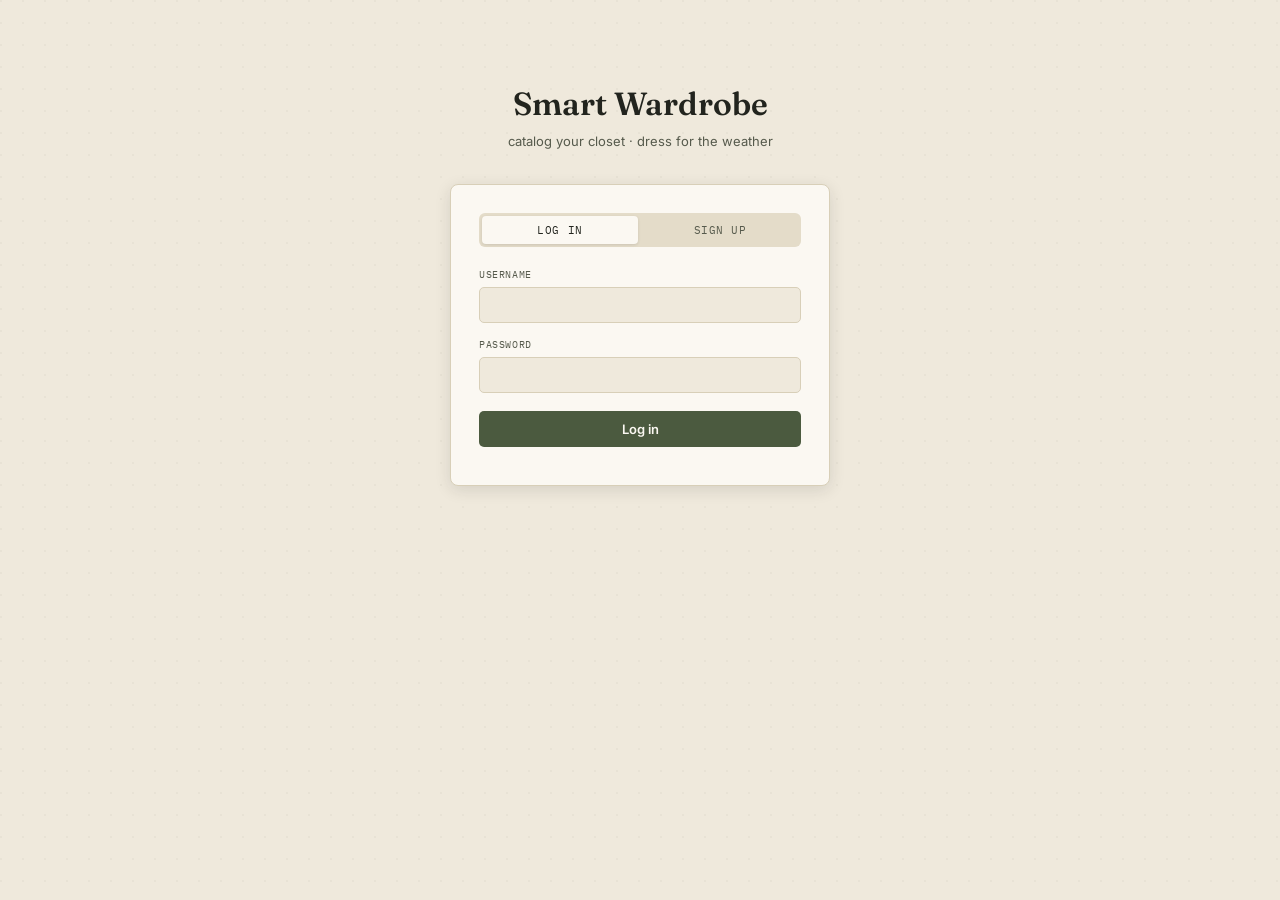
<file: frontend/index.html>
<!DOCTYPE html>
<html lang="en">
<head>
<meta charset="UTF-8">
<meta name="viewport" content="width=device-width, initial-scale=1.0">
<title>Smart Wardrobe</title>
<link rel="stylesheet" href="css/style.css">
</head>
<body>

<div id="toastContainer" class="toast-container"></div>

<div id="authScreen" class="auth-wrap">
  <h1>Smart Wardrobe</h1>
  <div class="tagline">catalog your closet · dress for the weather</div>
  <div class="auth-card">
    <div class="auth-toggle">
      <button id="showLoginBtn" class="active" onclick="setAuthMode('login')">Log in</button>
      <button id="showRegisterBtn" onclick="setAuthMode('register')">Sign up</button>
    </div>

    <div id="loginForm">
      <label>Username</label>
      <input id="loginUsername" autocomplete="username">
      <label>Password</label>
      <input id="loginPassword" type="password" autocomplete="current-password">
      <button class="btn btn-primary" onclick="handleLogin()">Log in</button>
    </div>

    <div id="registerForm" style="display:none;">
      <label>Username</label>
      <input id="regUsername" autocomplete="username">
      <label>Email</label>
      <input id="regEmail" type="email" autocomplete="email">
      <label>Password</label>
      <input id="regPassword" type="password" autocomplete="new-password">
      <button class="btn btn-primary" onclick="handleRegister()">Create account</button>
    </div>

    <div id="authError" class="form-error"></div>
  </div>
</div>

<div id="appShell" style="display:none;">
  <header class="app-header">
    <div class="wordmark">Smart Wardrobe <span class="stitch"></span></div>
    <nav class="tabs">
      <button class="tab-btn active" data-view="today" onclick="switchView('today')">Today</button>
      <button class="tab-btn" data-view="wardrobe" onclick="switchView('wardrobe')">Wardrobe</button>
      <button class="tab-btn" data-view="history" onclick="switchView('history')">History</button>
    </nav>
    <div class="user-chip">
      <span id="userLabel"></span>
      <button onclick="handleLogout()">Log out</button>
    </div>
  </header>

  <main>

    <!-- TODAY VIEW -->
    <section id="view-today" class="view active">
      <div class="section-eyebrow">What to wear</div>
      <h2 class="section-title">Today's outfit</h2>

      <div class="weather-strip">
        <select id="todayOccasion" class="occasion-select" onchange="loadSuggestion()">
          <option value="any">Any occasion</option>
          <option value="casual" selected>Casual</option>
          <option value="formal">Formal</option>
          <option value="work">Work</option>
          <option value="sport">Sport</option>
        </select>
        <button class="btn btn-ghost" onclick="useLocationAndSuggest()">📍 Use my location</button>
        <span id="weatherPill" class="weather-pill" style="display:none;"></span>
      </div>

      <div id="flatlay" class="flatlay"></div>

      <div class="mark-worn-bar">
        <button class="btn btn-primary" style="width:auto;" onclick="markTodayWorn()">Mark this outfit as worn today</button>
        <span id="markWornStatus" style="font-family:var(--mono); font-size:11px; color:var(--ink-soft);"></span>
      </div>
    </section>

    <!-- WARDROBE VIEW -->
    <section id="view-wardrobe" class="view">
      <div class="section-eyebrow">Your closet</div>
      <h2 class="section-title">Wardrobe</h2>

      <div class="add-item-card">
        <div class="section-eyebrow" style="margin-bottom:14px;">Add an item</div>
        <div class="form-grid">
          <div class="full">
            <label>Name</label>
            <input id="newItemName" placeholder="e.g. Blue denim jacket">
          </div>
          <div>
            <label>Category</label>
            <select id="newItemCategory">
              <option value="top">Top</option>
              <option value="bottom">Bottom</option>
              <option value="dress">Dress</option>
              <option value="outerwear">Outerwear</option>
              <option value="shoes">Shoes</option>
              <option value="accessory">Accessory</option>
            </select>
          </div>
          <div>
            <label>Color</label>
            <input id="newItemColor" placeholder="e.g. blue">
          </div>
          <div>
            <label>Season</label>
            <select id="newItemSeason">
              <option value="any">Any</option>
              <option value="hot">Hot</option>
              <option value="mild" selected>Mild</option>
              <option value="cold">Cold</option>
            </select>
          </div>
          <div>
            <label>Occasion</label>
            <select id="newItemOccasion">
              <option value="any">Any</option>
              <option value="casual" selected>Casual</option>
              <option value="formal">Formal</option>
              <option value="work">Work</option>
              <option value="sport">Sport</option>
            </select>
          </div>
          <div class="full">
            <label>Price paid (optional — for cost-per-wear)</label>
            <input id="newItemPrice" type="number" step="0.01" min="0" placeholder="e.g. 45.00">
          </div>
          <div class="full">
            <label>Photo (optional)</label>
            <div class="photo-input-row">
              <input id="newItemImage" type="file" accept="image/*" capture="environment" onchange="handleFileChosen(event)">
              <button type="button" class="btn btn-ghost" onclick="openCamera()">📷 Take photo</button>
            </div>
            <div id="cameraPanel" class="camera-panel" style="display:none;">
              <video id="cameraVideo" autoplay playsinline></video>
              <div class="camera-controls">
                <button type="button" class="btn btn-primary" style="width:auto;" onclick="capturePhoto()">Capture</button>
                <button type="button" class="btn btn-ghost" onclick="closeCamera()">Cancel</button>
              </div>
            </div>
            <canvas id="cameraCanvas" style="display:none;"></canvas>
            <div id="imagePreviewWrap" style="display:none;">
              <img id="imagePreview" class="image-preview" />
              <button type="button" class="btn btn-ghost" onclick="clearImageSelection()">Remove photo</button>
            </div>
          </div>
        </div>
        <button class="btn btn-primary" style="width:auto; margin-top:16px;" onclick="handleAddItem()">Add to wardrobe</button>
        <span id="addItemStatus" class="form-error"></span>
      </div>

      <div class="wardrobe-toolbar">
        <input id="wardrobeSearch" placeholder="Search your closet…" oninput="loadWardrobe()">
        <button id="leastWornToggle" class="btn btn-ghost" onclick="toggleLeastWorn()">💤 Show neglected items</button>
      </div>

      <div class="filter-chips" id="filterChips">
        <button class="chip active" data-cat="" onclick="setFilter('')">All</button>
        <button class="chip" data-cat="top" onclick="setFilter('top')">Tops</button>
        <button class="chip" data-cat="bottom" onclick="setFilter('bottom')">Bottoms</button>
        <button class="chip" data-cat="dress" onclick="setFilter('dress')">Dresses</button>
        <button class="chip" data-cat="outerwear" onclick="setFilter('outerwear')">Outerwear</button>
        <button class="chip" data-cat="shoes" onclick="setFilter('shoes')">Shoes</button>
        <button class="chip" data-cat="accessory" onclick="setFilter('accessory')">Accessories</button>
      </div>

      <div id="wardrobeGrid" class="wardrobe-grid"></div>
    </section>

    <!-- HISTORY VIEW -->
    <section id="view-history" class="view">
      <div class="section-eyebrow">The record</div>
      <h2 class="section-title">Wear history</h2>
      <div id="historyList" class="history-list"></div>
    </section>

  </main>
</div>

<script src="js/api.js"></script>
<script src="js/app.js"></script>
</body>
</html>
</file>
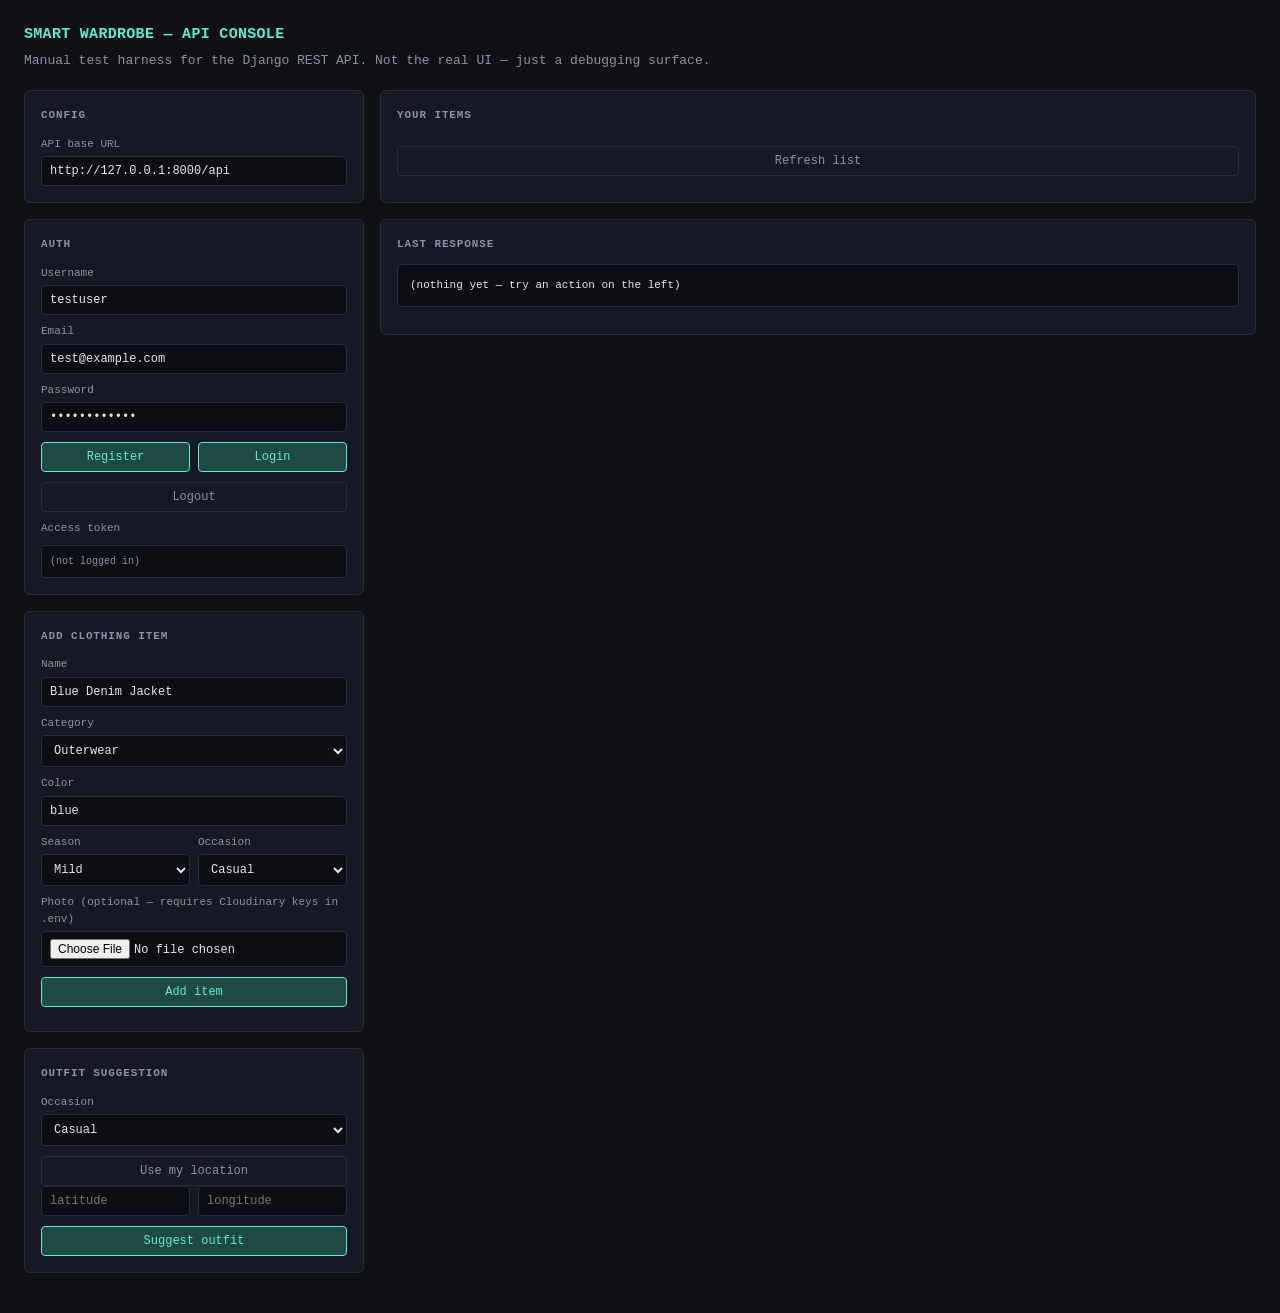
<file: frontend/api-console.html>
<!DOCTYPE html>
<html lang="en">
<head>
<meta charset="UTF-8">
<title>Smart Wardrobe — API Console</title>
<style>
  :root {
    --bg: #0f1115;
    --panel: #161923;
    --border: #262b3a;
    --text: #e4e6eb;
    --muted: #8b91a5;
    --accent: #5eead4;
    --accent-dim: #1f4a44;
    --error: #f87171;
    --ok: #4ade80;
    --mono: "SF Mono", "JetBrains Mono", ui-monospace, Menlo, monospace;
  }
  * { box-sizing: border-box; }
  body {
    background: var(--bg);
    color: var(--text);
    font-family: var(--mono);
    margin: 0;
    padding: 24px;
    font-size: 13px;
    line-height: 1.5;
  }
  h1 {
    font-size: 15px;
    font-weight: 600;
    letter-spacing: 0.02em;
    margin: 0 0 4px 0;
    color: var(--accent);
  }
  .subtitle { color: var(--muted); margin-bottom: 20px; }
  .layout {
    display: grid;
    grid-template-columns: 340px 1fr;
    gap: 16px;
    align-items: start;
  }
  .panel {
    background: var(--panel);
    border: 1px solid var(--border);
    border-radius: 6px;
    padding: 16px;
    margin-bottom: 16px;
  }
  .panel h2 {
    font-size: 11px;
    text-transform: uppercase;
    letter-spacing: 0.08em;
    color: var(--muted);
    margin: 0 0 12px 0;
  }
  label {
    display: block;
    font-size: 11px;
    color: var(--muted);
    margin: 8px 0 4px;
  }
  input, select {
    width: 100%;
    background: #0c0e13;
    border: 1px solid var(--border);
    color: var(--text);
    padding: 7px 8px;
    border-radius: 4px;
    font-family: var(--mono);
    font-size: 12px;
  }
  input:focus, select:focus { outline: 1px solid var(--accent); }
  button {
    background: var(--accent-dim);
    color: var(--accent);
    border: 1px solid var(--accent);
    padding: 7px 12px;
    border-radius: 4px;
    font-family: var(--mono);
    font-size: 12px;
    cursor: pointer;
    margin-top: 10px;
    width: 100%;
  }
  button:hover { background: var(--accent); color: #0c0e13; }
  button.secondary {
    background: transparent;
    color: var(--muted);
    border-color: var(--border);
  }
  button.secondary:hover { background: var(--border); color: var(--text); }
  .status-line {
    font-size: 11px;
    margin-top: 8px;
    word-break: break-all;
  }
  .status-line.ok { color: var(--ok); }
  .status-line.error { color: var(--error); }
  .token-box {
    background: #0c0e13;
    border: 1px solid var(--border);
    border-radius: 4px;
    padding: 8px;
    font-size: 10px;
    color: var(--muted);
    word-break: break-all;
    margin-top: 8px;
    max-height: 60px;
    overflow-y: auto;
  }
  pre {
    background: #0c0e13;
    border: 1px solid var(--border);
    border-radius: 4px;
    padding: 12px;
    font-size: 11px;
    overflow-x: auto;
    white-space: pre-wrap;
    word-break: break-all;
    max-height: 500px;
    overflow-y: auto;
  }
  .items-grid {
    display: grid;
    grid-template-columns: repeat(auto-fill, minmax(140px, 1fr));
    gap: 10px;
    margin-top: 10px;
  }
  .item-card {
    background: #0c0e13;
    border: 1px solid var(--border);
    border-radius: 4px;
    padding: 8px;
    font-size: 11px;
  }
  .item-card .name { color: var(--accent); font-weight: 600; }
  .item-card .meta { color: var(--muted); margin-top: 4px; }
  .item-card button {
    margin-top: 6px;
    padding: 4px;
    font-size: 10px;
    background: transparent;
    border-color: var(--error);
    color: var(--error);
  }
  .item-card button:hover { background: var(--error); color: #0c0e13; }
  .row { display: flex; gap: 8px; }
  .row > * { flex: 1; }
</style>
</head>
<body>

<h1>SMART WARDROBE — API CONSOLE</h1>
<div class="subtitle">Manual test harness for the Django REST API. Not the real UI — just a debugging surface.</div>

<div class="layout">
  <div>
    <div class="panel">
      <h2>Config</h2>
      <label>API base URL</label>
      <input id="apiBase" value="http://127.0.0.1:8000/api" />
    </div>

    <div class="panel">
      <h2>Auth</h2>
      <label>Username</label>
      <input id="authUsername" value="testuser" />
      <label>Email</label>
      <input id="authEmail" value="test@example.com" />
      <label>Password</label>
      <input id="authPassword" type="password" value="TestPass123!" />
      <div class="row">
        <button onclick="register()">Register</button>
        <button onclick="login()">Login</button>
      </div>
      <button class="secondary" onclick="logout()">Logout</button>
      <div id="authStatus" class="status-line"></div>
      <label>Access token</label>
      <div id="tokenBox" class="token-box">(not logged in)</div>
    </div>

    <div class="panel">
      <h2>Add clothing item</h2>
      <label>Name</label>
      <input id="itemName" value="Blue Denim Jacket" />
      <label>Category</label>
      <select id="itemCategory">
        <option value="top">Top</option>
        <option value="bottom">Bottom</option>
        <option value="dress">Dress</option>
        <option value="outerwear" selected>Outerwear</option>
        <option value="shoes">Shoes</option>
        <option value="accessory">Accessory</option>
      </select>
      <label>Color</label>
      <input id="itemColor" value="blue" />
      <div class="row">
        <div>
          <label>Season</label>
          <select id="itemSeason">
            <option value="any">Any</option>
            <option value="hot">Hot</option>
            <option value="mild" selected>Mild</option>
            <option value="cold">Cold</option>
          </select>
        </div>
        <div>
          <label>Occasion</label>
          <select id="itemOccasion">
            <option value="any">Any</option>
            <option value="casual" selected>Casual</option>
            <option value="formal">Formal</option>
            <option value="work">Work</option>
            <option value="sport">Sport</option>
          </select>
        </div>
      </div>
      <label>Photo (optional — requires Cloudinary keys in .env)</label>
      <input id="itemImage" type="file" accept="image/*" />
      <button onclick="createItem()">Add item</button>
      <div id="itemStatus" class="status-line"></div>
    </div>

    <div class="panel">
      <h2>Outfit suggestion</h2>
      <label>Occasion</label>
      <select id="suggestOccasion">
        <option value="any">Any</option>
        <option value="casual" selected>Casual</option>
        <option value="formal">Formal</option>
        <option value="work">Work</option>
        <option value="sport">Sport</option>
      </select>
      <button onclick="useLocation()" class="secondary">Use my location</button>
      <div class="row">
        <input id="suggestLat" placeholder="latitude" />
        <input id="suggestLon" placeholder="longitude" />
      </div>
      <button onclick="suggestOutfit()">Suggest outfit</button>
    </div>
  </div>

  <div>
    <div class="panel">
      <h2>Your items</h2>
      <button class="secondary" onclick="listItems()">Refresh list</button>
      <div id="itemsGrid" class="items-grid"></div>
    </div>

    <div class="panel">
      <h2>Last response</h2>
      <pre id="output">(nothing yet — try an action on the left)</pre>
    </div>
  </div>
</div>

<script>
let accessToken = null;
let refreshToken = null;

function apiBase() { return document.getElementById('apiBase').value.replace(/\/$/, ''); }

function showOutput(data) {
  document.getElementById('output').textContent = JSON.stringify(data, null, 2);
}

function setStatus(elId, message, isError) {
  const el = document.getElementById(elId);
  el.textContent = message;
  el.className = 'status-line ' + (isError ? 'error' : 'ok');
}

async function apiFetch(path, options = {}) {
  const headers = options.headers || {};
  if (accessToken && !options.noAuth) {
    headers['Authorization'] = 'Bearer ' + accessToken;
  }
  const res = await fetch(apiBase() + path, { ...options, headers });
  let data;
  try { data = await res.json(); } catch { data = null; }
  showOutput({ status: res.status, body: data });
  if (!res.ok) throw { status: res.status, data };
  return data;
}

async function register() {
  try {
    const body = JSON.stringify({
      username: document.getElementById('authUsername').value,
      email: document.getElementById('authEmail').value,
      password: document.getElementById('authPassword').value,
    });
    await apiFetch('/auth/register/', {
      method: 'POST',
      headers: { 'Content-Type': 'application/json' },
      body,
      noAuth: true,
    });
    setStatus('authStatus', 'Registered. Now click Login.', false);
  } catch (err) {
    setStatus('authStatus', 'Register failed: ' + JSON.stringify(err.data), true);
  }
}

async function login() {
  try {
    const body = JSON.stringify({
      username: document.getElementById('authUsername').value,
      password: document.getElementById('authPassword').value,
    });
    const data = await apiFetch('/auth/login/', {
      method: 'POST',
      headers: { 'Content-Type': 'application/json' },
      body,
      noAuth: true,
    });
    accessToken = data.access;
    refreshToken = data.refresh;
    document.getElementById('tokenBox').textContent = accessToken;
    setStatus('authStatus', 'Logged in.', false);
  } catch (err) {
    setStatus('authStatus', 'Login failed: ' + JSON.stringify(err.data), true);
  }
}

async function logout() {
  try {
    if (refreshToken) {
      await apiFetch('/auth/logout/', {
        method: 'POST',
        headers: { 'Content-Type': 'application/json' },
        body: JSON.stringify({ refresh: refreshToken }),
      });
    }
  } catch (e) {
    // even if blacklist call fails, clear local state
  }
  accessToken = null;
  refreshToken = null;
  document.getElementById('tokenBox').textContent = '(not logged in)';
  setStatus('authStatus', 'Logged out.', false);
}

async function createItem() {
  if (!accessToken) { setStatus('itemStatus', 'Log in first.', true); return; }
  try {
    const formData = new FormData();
    formData.append('name', document.getElementById('itemName').value);
    formData.append('category', document.getElementById('itemCategory').value);
    formData.append('color', document.getElementById('itemColor').value);
    formData.append('season', document.getElementById('itemSeason').value);
    formData.append('occasion', document.getElementById('itemOccasion').value);
    const fileInput = document.getElementById('itemImage');
    if (fileInput.files[0]) formData.append('image', fileInput.files[0]);

    await apiFetch('/items/', { method: 'POST', body: formData });
    setStatus('itemStatus', 'Item created.', false);
    listItems();
  } catch (err) {
    setStatus('itemStatus', 'Create failed: ' + JSON.stringify(err.data), true);
  }
}

async function listItems() {
  if (!accessToken) { setStatus('itemStatus', 'Log in first.', true); return; }
  try {
    const data = await apiFetch('/items/');
    const items = data.results || data;
    const grid = document.getElementById('itemsGrid');
    grid.innerHTML = '';
    items.forEach(item => {
      const card = document.createElement('div');
      card.className = 'item-card';
      card.innerHTML = `
        <div class="name">${item.name}</div>
        <div class="meta">${item.category} · ${item.color} · ${item.season}/${item.occasion}</div>
        <div class="meta">worn ${item.times_worn}x</div>
        <button onclick="deleteItem(${item.id})">Delete</button>
      `;
      grid.appendChild(card);
    });
  } catch (err) {
    setStatus('itemStatus', 'List failed: ' + JSON.stringify(err.data), true);
  }
}

async function deleteItem(id) {
  try {
    await apiFetch(`/items/${id}/`, { method: 'DELETE' });
    listItems();
  } catch (err) {
    setStatus('itemStatus', 'Delete failed: ' + JSON.stringify(err.data), true);
  }
}

function useLocation() {
  if (!navigator.geolocation) return;
  navigator.geolocation.getCurrentPosition(pos => {
    document.getElementById('suggestLat').value = pos.coords.latitude.toFixed(4);
    document.getElementById('suggestLon').value = pos.coords.longitude.toFixed(4);
  });
}

async function suggestOutfit() {
  if (!accessToken) { setStatus('itemStatus', 'Log in first.', true); return; }
  const occasion = document.getElementById('suggestOccasion').value;
  const lat = document.getElementById('suggestLat').value;
  const lon = document.getElementById('suggestLon').value;
  let path = `/outfits/suggest/?occasion=${occasion}`;
  if (lat && lon) path += `&lat=${lat}&lon=${lon}`;
  try {
    await apiFetch(path);
  } catch (err) {
    // error already shown in output panel
  }
}
</script>

</body>
</html>
</file>
<file: frontend/css/style.css>
@import url('https://fonts.googleapis.com/css2?family=Fraunces:opsz,wght@9..144,400;9..144,500;9..144,600;9..144,700&family=Inter:wght@400;500;600&family=IBM+Plex+Mono:wght@400;500&display=swap');

:root {
  --canvas: #EFE9DC;
  --canvas-deep: #E4DCC9;
  --card: #FBF8F2;
  --ink: #22241E;
  --ink-soft: #565A4C;
  --moss: #4B5A3F;
  --moss-deep: #384630;
  --brass: #B08D57;
  --thread: #8B3A2B;
  --line: #D8CFB8;
  --shadow: rgba(34, 36, 30, 0.12);

  --serif: 'Fraunces', Georgia, serif;
  --sans: 'Inter', -apple-system, BlinkMacSystemFont, sans-serif;
  --mono: 'IBM Plex Mono', ui-monospace, monospace;
}

* { box-sizing: border-box; }

body {
  margin: 0;
  background: var(--canvas);
  color: var(--ink);
  font-family: var(--sans);
  font-size: 15px;
  line-height: 1.5;
  background-image:
    radial-gradient(circle at 1px 1px, rgba(34,36,30,0.035) 1px, transparent 0);
  background-size: 22px 22px;
}

/* ---------- Header ---------- */
.app-header {
  display: flex;
  align-items: baseline;
  justify-content: space-between;
  padding: 28px 40px 20px;
  border-bottom: 1px solid var(--line);
}

.wordmark {
  font-family: var(--serif);
  font-weight: 600;
  font-size: 24px;
  letter-spacing: 0.01em;
  color: var(--ink);
  display: flex;
  align-items: baseline;
  gap: 10px;
}

.wordmark .stitch {
  display: inline-block;
  width: 46px;
  height: 1px;
  background-image: repeating-linear-gradient(to right, var(--thread) 0, var(--thread) 5px, transparent 5px, transparent 9px);
  transform: translateY(-6px);
}

nav.tabs {
  display: flex;
  gap: 4px;
}

nav.tabs button {
  font-family: var(--mono);
  font-size: 11px;
  letter-spacing: 0.06em;
  text-transform: uppercase;
  background: none;
  border: none;
  color: var(--ink-soft);
  padding: 8px 14px;
  cursor: pointer;
  border-radius: 4px;
  transition: all 0.15s ease;
}

nav.tabs button:hover { background: var(--canvas-deep); }
nav.tabs button.active {
  background: var(--moss);
  color: var(--card);
}

.user-chip {
  font-family: var(--mono);
  font-size: 11px;
  color: var(--ink-soft);
  display: flex;
  align-items: center;
  gap: 10px;
}

.user-chip button {
  background: none;
  border: 1px solid var(--line);
  color: var(--ink-soft);
  font-family: var(--mono);
  font-size: 10px;
  padding: 4px 8px;
  border-radius: 3px;
  cursor: pointer;
}
.user-chip button:hover { border-color: var(--thread); color: var(--thread); }

main {
  max-width: 1080px;
  margin: 0 auto;
  padding: 36px 40px 80px;
}

.view { display: none; }
.view.active { display: block; }

/* ---------- Auth screen ---------- */
.auth-wrap {
  max-width: 380px;
  margin: 80px auto;
  text-align: center;
}
.auth-wrap h1 {
  font-family: var(--serif);
  font-size: 32px;
  font-weight: 600;
  margin-bottom: 4px;
}
.auth-wrap .tagline {
  color: var(--ink-soft);
  font-size: 13px;
  margin-bottom: 32px;
}
.auth-card {
  background: var(--card);
  border: 1px solid var(--line);
  border-radius: 8px;
  padding: 28px;
  text-align: left;
  box-shadow: 0 4px 16px var(--shadow);
}
.auth-toggle {
  display: flex;
  gap: 4px;
  margin-bottom: 20px;
  background: var(--canvas-deep);
  border-radius: 6px;
  padding: 3px;
}
.auth-toggle button {
  flex: 1;
  background: none;
  border: none;
  padding: 7px;
  font-family: var(--mono);
  font-size: 11px;
  text-transform: uppercase;
  letter-spacing: 0.05em;
  border-radius: 4px;
  cursor: pointer;
  color: var(--ink-soft);
}
.auth-toggle button.active { background: var(--card); color: var(--ink); box-shadow: 0 1px 3px var(--shadow); }

label {
  display: block;
  font-family: var(--mono);
  font-size: 10px;
  text-transform: uppercase;
  letter-spacing: 0.06em;
  color: var(--ink-soft);
  margin: 14px 0 5px;
}
input, select {
  width: 100%;
  background: var(--canvas);
  border: 1px solid var(--line);
  border-radius: 5px;
  padding: 9px 10px;
  font-family: var(--sans);
  font-size: 13px;
  color: var(--ink);
}
input:focus, select:focus { outline: 2px solid var(--moss); outline-offset: 1px; }

.btn {
  font-family: var(--sans);
  font-weight: 600;
  font-size: 13px;
  border: none;
  border-radius: 5px;
  padding: 10px 16px;
  cursor: pointer;
  transition: transform 0.1s ease, box-shadow 0.15s ease;
}
.btn:active { transform: scale(0.98); }
.btn-primary { background: var(--moss); color: var(--card); width: 100%; margin-top: 18px; }
.btn-primary:hover { background: var(--moss-deep); }
.btn-ghost { background: transparent; border: 1px solid var(--line); color: var(--ink-soft); }
.btn-ghost:hover { border-color: var(--ink-soft); color: var(--ink); }

.form-error {
  color: var(--thread);
  font-size: 12px;
  margin-top: 10px;
}

/* ---------- Today view ---------- */
.section-eyebrow {
  font-family: var(--mono);
  font-size: 11px;
  text-transform: uppercase;
  letter-spacing: 0.08em;
  color: var(--brass);
  margin-bottom: 6px;
}
.section-title {
  font-family: var(--serif);
  font-size: 28px;
  font-weight: 600;
  margin: 0 0 24px;
}

.weather-strip {
  display: flex;
  align-items: center;
  gap: 16px;
  margin-bottom: 28px;
  flex-wrap: wrap;
}
.weather-pill {
  font-family: var(--mono);
  font-size: 12px;
  background: var(--card);
  border: 1px solid var(--line);
  border-radius: 20px;
  padding: 6px 14px;
  color: var(--ink-soft);
}
.occasion-select { max-width: 160px; }

/* Flat-lay layout for the suggested outfit */
.flatlay {
  position: relative;
  display: flex;
  flex-wrap: wrap;
  gap: 28px;
  padding: 36px 0;
}
.flatlay::before {
  content: '';
  position: absolute;
  inset: 0;
  border-radius: 12px;
}

/* ---------- Tag card (signature element) ---------- */
.tag-card {
  position: relative;
  background: var(--card);
  border: 1px solid var(--line);
  border-radius: 10px;
  padding: 16px 14px 14px;
  width: 168px;
  box-shadow: 0 3px 10px var(--shadow);
  transition: transform 0.15s ease, box-shadow 0.15s ease;
}
.tag-card:hover { transform: translateY(-3px); box-shadow: 0 8px 20px var(--shadow); }

.tag-card::before {
  /* punched hole */
  content: '';
  position: absolute;
  top: -7px;
  left: 50%;
  transform: translateX(-50%);
  width: 14px;
  height: 14px;
  background: var(--canvas);
  border: 1px solid var(--line);
  border-radius: 50%;
  box-shadow: inset 0 1px 2px var(--shadow);
}
.tag-card::after {
  /* string loop */
  content: '';
  position: absolute;
  top: -20px;
  left: 50%;
  transform: translateX(-50%);
  width: 20px;
  height: 16px;
  border: 2px solid var(--brass);
  border-bottom: none;
  border-radius: 50% 50% 0 0 / 100% 100% 0 0;
}

.tag-card .thumb {
  width: 100%;
  aspect-ratio: 1;
  border-radius: 6px;
  background: var(--canvas-deep);
  background-size: cover;
  background-position: center;
  margin-bottom: 10px;
  display: flex;
  align-items: center;
  justify-content: center;
  color: var(--ink-soft);
  font-size: 22px;
}
.tag-card .item-name {
  font-family: var(--serif);
  font-weight: 600;
  font-size: 14px;
  line-height: 1.3;
  margin-bottom: 4px;
}
.tag-card .item-meta {
  font-family: var(--mono);
  font-size: 10px;
  color: var(--ink-soft);
  text-transform: uppercase;
  letter-spacing: 0.03em;
}
.tag-card .worn-count {
  font-family: var(--mono);
  font-size: 9px;
  color: var(--brass);
  margin-top: 8px;
}
.tag-card.empty {
  display: flex;
  align-items: center;
  justify-content: center;
  color: var(--ink-soft);
  font-family: var(--mono);
  font-size: 10px;
  text-align: center;
  min-height: 168px;
  border-style: dashed;
}
.tag-card .delete-x {
  position: absolute;
  top: 6px;
  right: 8px;
  background: none;
  border: none;
  color: var(--ink-soft);
  cursor: pointer;
  font-size: 13px;
  opacity: 0;
  transition: opacity 0.15s ease;
}
.tag-card:hover .delete-x { opacity: 1; }
.tag-card .delete-x:hover { color: var(--thread); }

.mark-worn-bar {
  margin-top: 8px;
  display: flex;
  gap: 12px;
  align-items: center;
}

/* ---------- Wardrobe grid ---------- */
.filter-chips {
  display: flex;
  gap: 8px;
  margin-bottom: 24px;
  flex-wrap: wrap;
}
.chip {
  font-family: var(--mono);
  font-size: 11px;
  text-transform: uppercase;
  letter-spacing: 0.04em;
  background: var(--card);
  border: 1px solid var(--line);
  border-radius: 16px;
  padding: 6px 13px;
  cursor: pointer;
  color: var(--ink-soft);
}
.chip.active { background: var(--moss); border-color: var(--moss); color: var(--card); }

.wardrobe-grid {
  display: grid;
  grid-template-columns: repeat(auto-fill, minmax(168px, 1fr));
  gap: 30px 24px;
  padding-top: 14px;
}

/* ---------- Add item panel ---------- */
.add-item-card {
  background: var(--card);
  border: 1px solid var(--line);
  border-radius: 8px;
  padding: 22px;
  margin-bottom: 32px;
}
.form-grid {
  display: grid;
  grid-template-columns: 1fr 1fr;
  gap: 0 16px;
}
.form-grid .full { grid-column: 1 / -1; }

/* ---------- History ---------- */
.history-list { display: flex; flex-direction: column; gap: 12px; }
.history-row {
  background: var(--card);
  border: 1px solid var(--line);
  border-left: 3px solid var(--brass);
  border-radius: 4px;
  padding: 12px 16px;
  display: flex;
  align-items: center;
  gap: 16px;
}
.history-thumbs {
  display: flex;
  gap: 6px;
  flex-shrink: 0;
}
.history-thumb {
  width: 40px;
  height: 40px;
  border-radius: 5px;
  background-color: var(--canvas-deep);
  background-size: cover;
  background-position: center;
  display: flex;
  align-items: center;
  justify-content: center;
  font-size: 16px;
  border: 1px solid var(--line);
}
.history-info { flex: 1; min-width: 0; }
.history-date { font-family: var(--mono); font-size: 12px; color: var(--ink-soft); }
.history-items { font-size: 13px; margin-top: 2px; }
.history-occasion {
  font-family: var(--mono);
  font-size: 10px;
  text-transform: uppercase;
  color: var(--brass);
  flex-shrink: 0;
}

.empty-state {
  text-align: center;
  padding: 60px 20px;
  color: var(--ink-soft);
  font-family: var(--mono);
  font-size: 12px;
}

@media (max-width: 640px) {
  .app-header { flex-direction: column; align-items: flex-start; gap: 14px; padding: 20px; }
  main { padding: 24px 20px 60px; }
  .form-grid { grid-template-columns: 1fr; }
}

/* ---------- Toasts ---------- */
.toast-container {
  position: fixed;
  top: 20px;
  right: 20px;
  z-index: 1000;
  display: flex;
  flex-direction: column;
  gap: 8px;
}
.toast {
  background: var(--ink);
  color: var(--canvas);
  font-family: var(--mono);
  font-size: 12px;
  padding: 10px 16px;
  border-radius: 5px;
  box-shadow: 0 4px 14px var(--shadow);
  animation: toast-in 0.2s ease;
  max-width: 300px;
}
.toast.error { background: var(--thread); }
.toast.success { border-left: 3px solid var(--moss); }
@keyframes toast-in {
  from { opacity: 0; transform: translateY(-8px); }
  to { opacity: 1; transform: translateY(0); }
}

/* ---------- Camera / photo capture ---------- */
.photo-input-row {
  display: flex;
  gap: 8px;
  align-items: center;
}
.photo-input-row input[type="file"] { flex: 1; }
.camera-panel {
  margin-top: 10px;
  background: #0c0e13;
  border-radius: 8px;
  padding: 10px;
  text-align: center;
}
.camera-panel video {
  width: 100%;
  max-width: 320px;
  border-radius: 6px;
}
.camera-controls {
  display: flex;
  gap: 8px;
  justify-content: center;
  margin-top: 10px;
}
.camera-controls .btn { width: auto; }
.image-preview {
  width: 100px;
  height: 100px;
  object-fit: cover;
  border-radius: 6px;
  border: 1px solid var(--line);
  margin-top: 10px;
  display: block;
}
#imagePreviewWrap { margin-top: 8px; }
#imagePreviewWrap .btn { width: auto; margin-top: 6px; padding: 4px 10px; font-size: 11px; }

/* ---------- Wardrobe toolbar ---------- */
.wardrobe-toolbar {
  display: flex;
  gap: 12px;
  margin-bottom: 16px;
  flex-wrap: wrap;
}
.wardrobe-toolbar input {
  flex: 1;
  min-width: 200px;
}
.wardrobe-toolbar .btn { width: auto; margin-top: 0; white-space: nowrap; }
.wardrobe-toolbar .btn.active { background: var(--moss); color: var(--card); border-color: var(--moss); }

/* ---------- Cost per wear badge ---------- */
.tag-card .cost-per-wear {
  font-family: var(--mono);
  font-size: 9px;
  color: var(--moss);
  margin-top: 3px;
}
</file>
